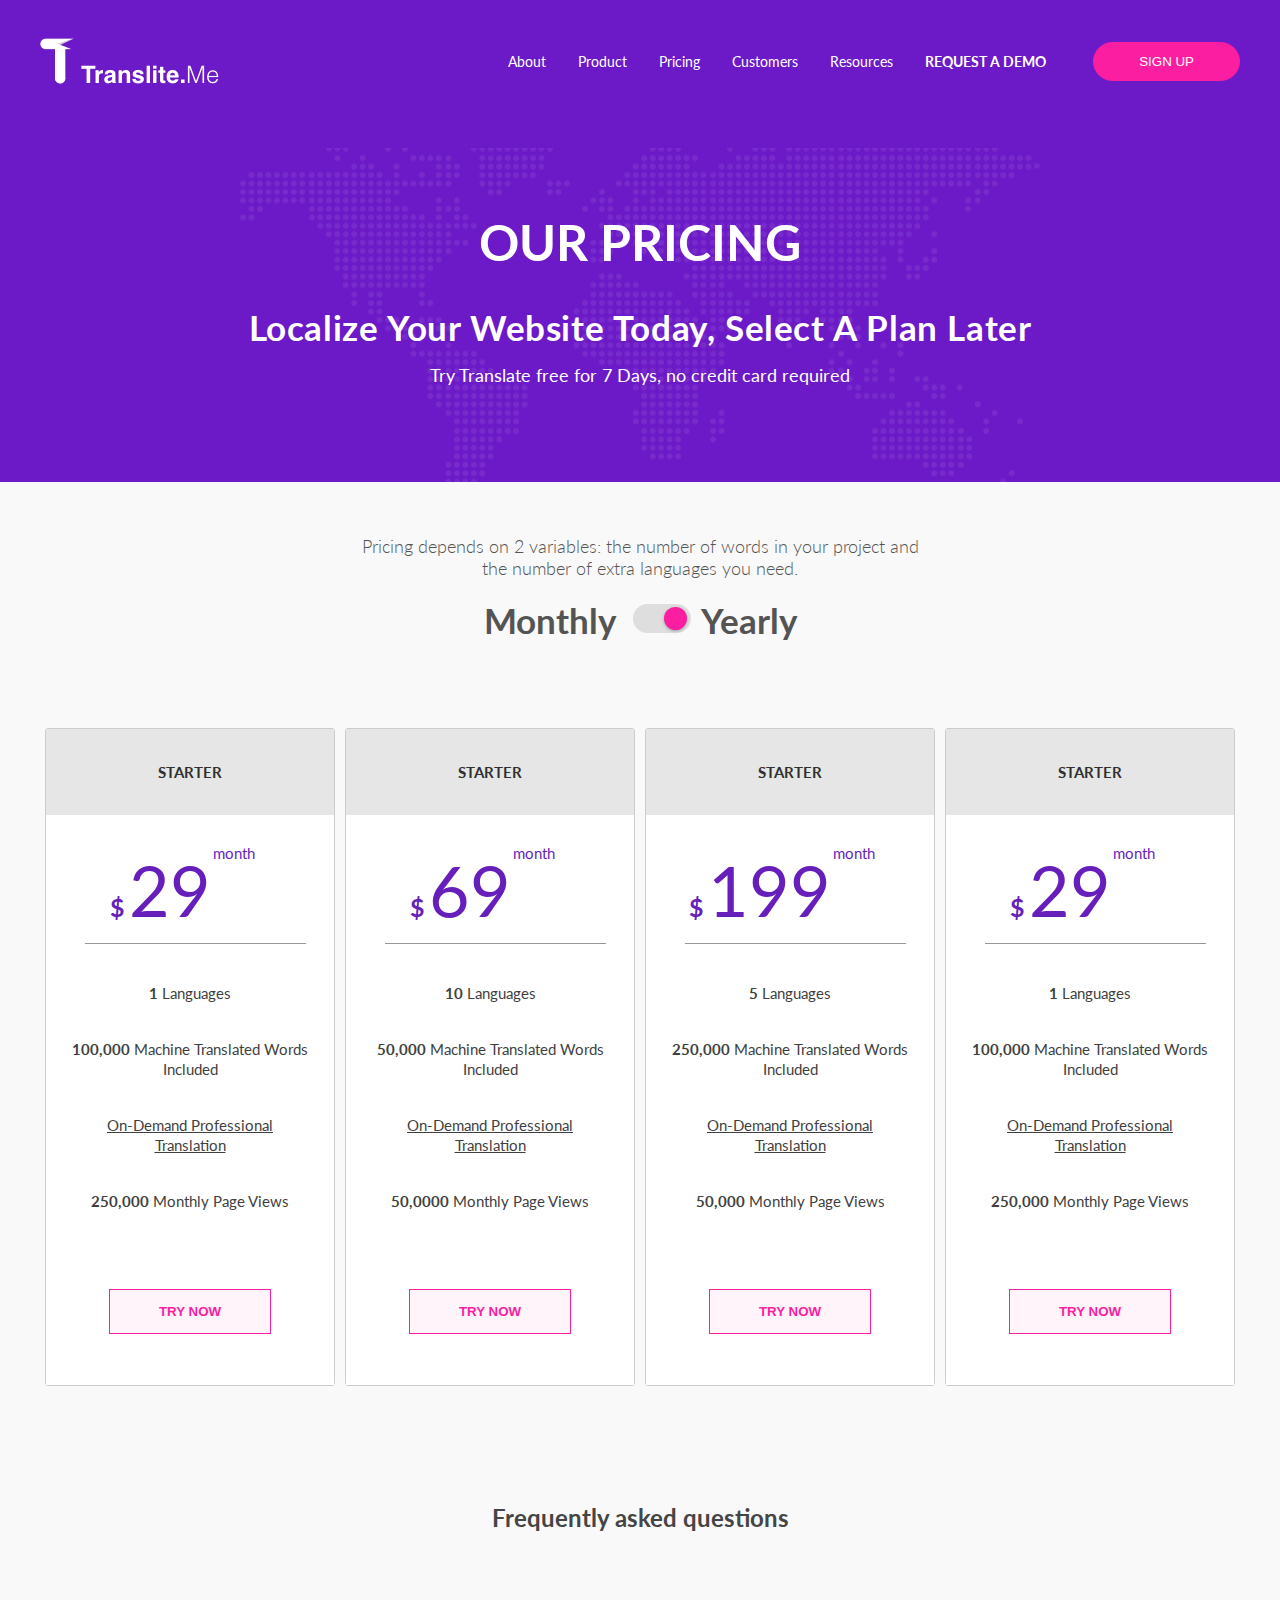
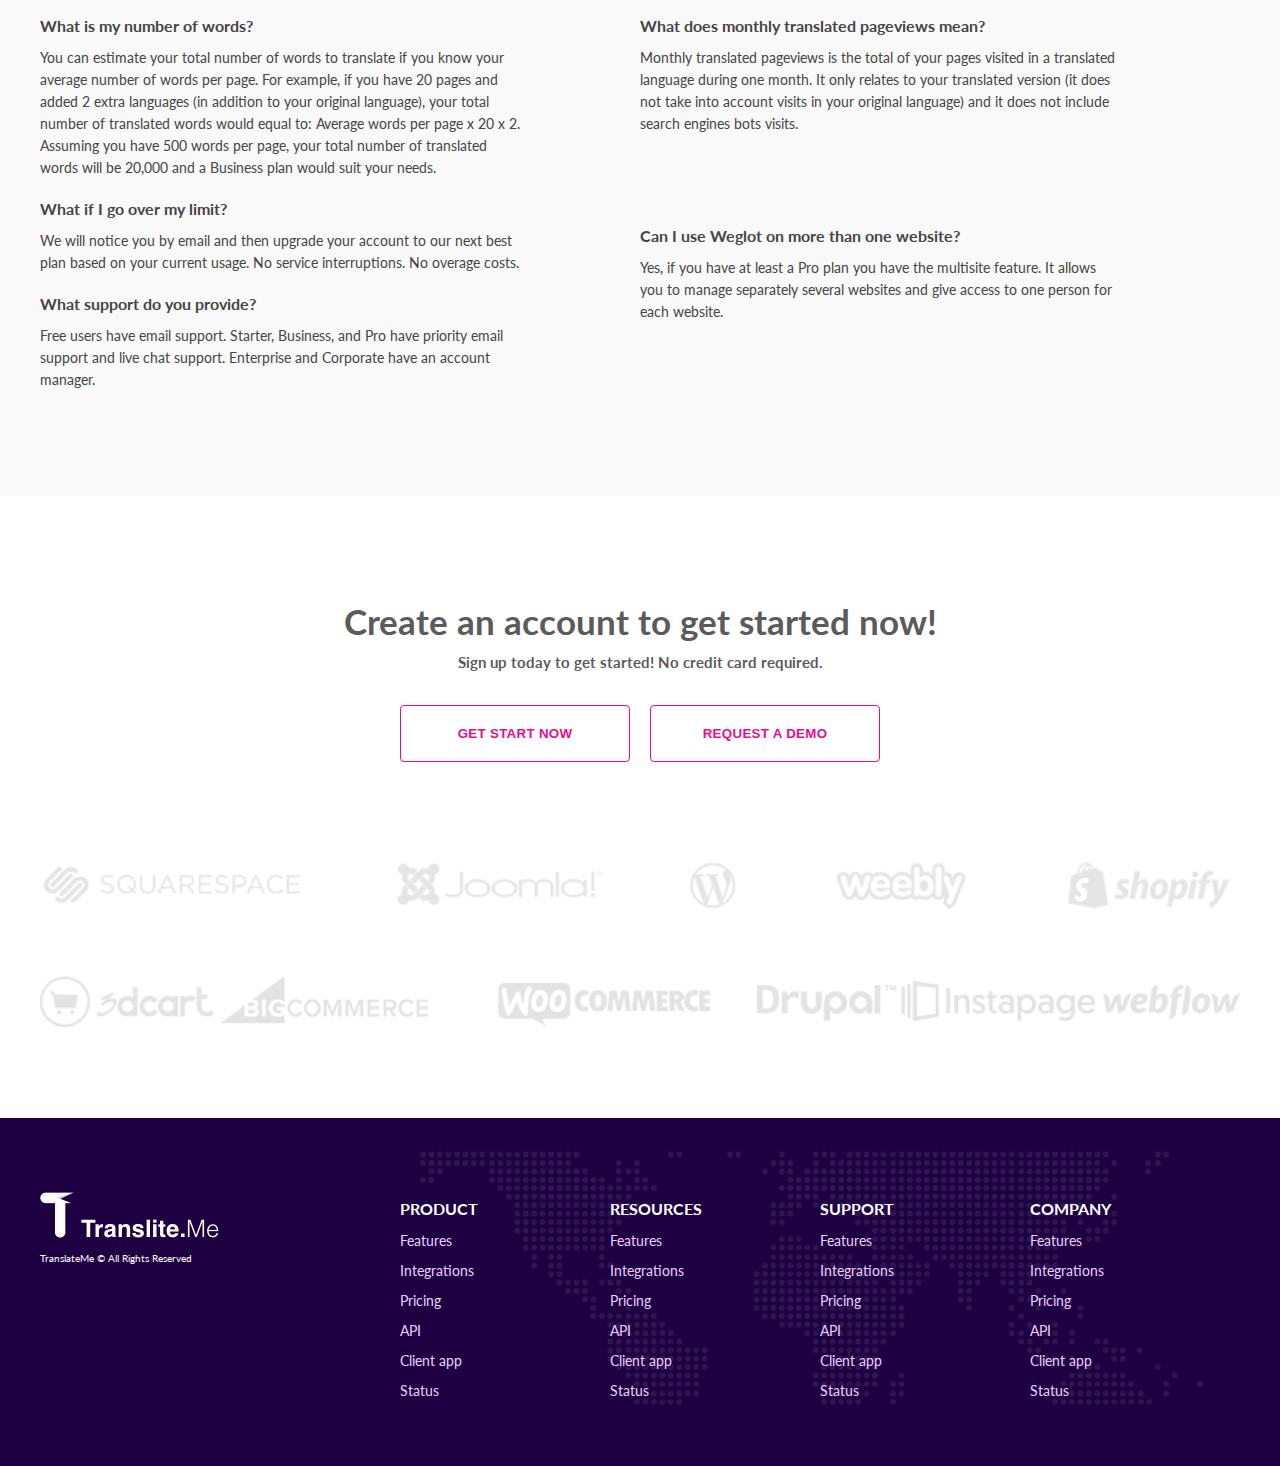
<file: pricing.html>
<!DOCTYPE html>
<html lang="en">
  <head>
    <meta charset="UTF-8">
    <meta http-equiv="X-UA-Compatible" content="IE=edge">
    <meta name="viewport" content="width=device-width, initial-scale=1.0">
    <link rel="stylesheet" href="css/index.css">
    <link rel="stylesheet" href="css/pricing.css">
    <link rel="preconnect" href="https://fonts.googleapis.com">
    <link rel="preconnect" href="https://fonts.gstatic.com" crossorigin>
    <link href="https://fonts.googleapis.com/css2?family=Lato:wght@300;400;700&family=Open+Sans:ital,wght@0,300;1,300&display=swap" rel="stylesheet">
    <title>Tl_pricing</title>
  </head>
  <body>
    <div class="ts_color1">
      <header class="ts_head">
        <div class="container">
          <div class="ts_about_head">
            <div class="ts_logo">
              <span>
                <a href="#">
                <img src="images/logo.png" alt="img">
              </a>
              </span>
            </div>
            <div class="logo_right_head">
              <ul>
                <li>
                  <a href="account.html">About</a>
                </li>
                <li>
                  <a href="documentation.html">Product</a>
                </li>
                <li>
                  <a href="pricing.html">Pricing</a>
                </li>
                <li>
                  <a href="features.html">Customers</a>
                </li>
                <li>
                  <a href="platform.html">Resources</a>
                </li>
                <li>
                  <a href="requestdemo.html">REQUEST A DEMO</a>
                </li>
              </ul>
            </div>
            <div class="tl_btn">
              <button>SIGN UP</button>
            </div>
          </div>
        </div>
      </header>
    </div>
    <!--graph page our pricing start here-->
    <div class="pricing">
      <div class="container">
        <div class="tl_pricing_head">
          <h2>OUR PRICING</h2>
          <p>Localize Your Website Today, Select A Plan Later</p>
          <p>Try Translate free for 7 Days, no credit card required</p>
        </div>
      </div>
    </div>
    <!--banner box start here-->
    <div class="pricing_color">
      <div class="container">
        <div class="princing_banner_text">
          <p>Pricing depends on 2 variables: the number of words in your project and <span class="text_tl"> the number of extra languages you need.</span>
          </p>
          <div class="price_month">
            <p>Monthly</p>
            <label class="switch">
              <input type="checkbox" checked>
              <span class="move_button round"></span>
            </label>
            <p>Yearly</p>
          </div>
        </div>
        <!--boxes start here-->
        <div class="pricing_box">
          <ul class="price_box_list">
            <li>
              <div class="price_box_one">
                <h3>STARTER</h3>
                <div class="color_month">
                  <p class="tl_cost">
                    <small>$</small>
                    <span>29 <sup>month</sup>
                    </span>
                  </p>
                  <div class="box_text">
                    <p>
                      <b>1</b> Languages
                    </p>
                    <p>
                      <b>100,000</b> Machine Translated Words Included
                    </p>
                    <p class="text_decration">On-Demand Professional <span class="text_tl"> Translation</span>
                    </p>
                    <p>
                      <b>250,000</b> Monthly Page Views
                    </p>
                    <div class="try_now_btn">
                      <button>TRY NOW</button>
                    </div>
                  </div>
                </div>
              </div>
            </li>
            <li>
              <div class="price_box_one">
                <h3>STARTER</h3>
                <div class="color_month">
                  <p class="tl_cost">
                    <small>$</small>
                    <span>69 <sup>month</sup>
                    </span>
                  </p>
                  <div class="box_text">
                    <p>
                      <b>10</b> Languages
                    </p>
                    <p>
                      <b>50,000</b> Machine Translated Words Included
                    </p>
                    <p class="text_decration">On-Demand Professional <span class="text_tl">Translation</span>
                    </p>
                    <p>
                      <b>50,0000</b> Monthly Page Views
                    </p>
                    <div class="try_now_btn">
                      <button>TRY NOW</button>
                    </div>
                  </div>
                </div>
              </div>
            </li>
            <li>
              <div class="price_box_one">
                <h3>STARTER</h3>
                <div class="color_month">
                  <p class="tl_cost">
                    <small>$</small>
                    <span>199 <sup>month</sup>
                    </span>
                  </p>
                  <div class="box_text">
                    <p>
                      <b>5</b> Languages
                    </p>
                    <p>
                      <b>250,000</b> Machine Translated Words Included
                    </p>
                    <p class="text_decration">On-Demand Professional <span class="text_tl"> Translation</span>
                    </p>
                    <p>
                      <b>50,000</b> Monthly Page Views
                    </p>
                    <div class="try_now_btn">
                      <button>TRY NOW</button>
                    </div>
                  </div>
                </div>
              </div>
            </li>
            <li>
              <div class="price_box_one">
                <h3>STARTER</h3>
                <div class="color_month">
                  <p class="tl_cost">
                    <small>$</small>
                    <span>29 <sup>month</sup>
                    </span>
                  </p>
                  <div class="box_text">
                    <p>
                      <b>1</b> Languages
                    </p>
                    <p>
                      <b>100,000</b> Machine Translated Words Included
                    </p>
                    <p class="text_decration">On-Demand Professional <span class="text_tl">Translation</span>
                    </p>
                    <p>
                      <b>250,000</b> Monthly Page Views
                    </p>
                    <div class="try_now_btn">
                      <button>TRY NOW</button>
                    </div>
                  </div>
                </div>
              </div>
            </li>
          </ul>
        </div>
      </div>
    </div>
    <!--frequenty asked questions-->
    <div class="fq_color">
      <div class="container">
        <div class="fq_head">
          <h1>Frequently asked questions</h1>
          <div class="fq_content_head">
            <div class="fq_left">
              <h3>What is my number of words?</h3>
              <p>You can estimate your total number of words to translate if you know your average number of words per page. For example, if you have 20 pages and added 2 extra languages (in addition to your original language), your total number of translated words would equal to: Average words per page x 20 x 2. Assuming you have 500 words per page, your total number of translated words will be 20,000 and a Business plan would suit your needs.</p>
              <h3>What if I go over my limit?</h3>
              <p>We will notice you by email and then upgrade your account to our next best plan based on your current usage. No service interruptions. No overage costs.</p>
              <h3>What support do you provide?</h3>
              <p>Free users have email support. Starter, Business, and Pro have priority email support and live chat support. Enterprise and Corporate have an account manager.</p>
            </div>
            <div class="fq_right">
              <h3>What does monthly translated pageviews mean?</h3>
              <p>Monthly translated pageviews is the total of your pages visited in a translated language during one month. It only relates to your translated version (it does not take into account visits in your original language) and it does not include search engines bots visits. </p>
              <h2>Can I use Weglot on more than one website?</h2>
              <p>Yes, if you have at least a Pro plan you have the multisite feature. It allows you to manage separately several websites and give access to one person for each website.</p>
            </div>
          </div>
        </div>
      </div>
    </div>
    <!--account start here-->
    <div class="account_head">
      <div class="container">
        <div class="tl_account">
          <h3>Create an account to get started now!</h3>
          <p>Sign up today to get started! No credit card required.</p>
          <div class="account_btn">
            <button>GET START NOW</button>
            <button>REQUEST A DEMO</button>
          </div>
          <div class="tl_img">
            <img src="images/tlimg.png" alt="img">
          </div>
        </div>
      </div>
    </div>
    <!--footer start here-->
    <footer>
      <div class="container">
        <div class="tl_footer">
          <div class="ft_left">
            <div class="ft_logo">
              <span>
                <img src="images/logo.png" alt="img">
              </span>
            </div>
            <p>TranslateMe © All Rights Reserved</p>
            <div>
              <ul class="ft_icon">
                <li>
                  <a href="#">
                    <i class="fa-brands fa-youtube"></i>
                  </a>
                </li>
                <li>
                  <a href="#">
                    <i class="fa-brands fa-facebook"></i>
                  </a>
                </li>
                <li>
                  <a href="#">
                    <i class="fa-brands fa-instagram"></i>
                  </a>
                </li>
                <li>
                  <a href="#">
                    <i class="fa-brands fa-twitter"></i>
                  </a>
                </li>
                <li>
                  <a href="#">
                    <i class="fa-brands fa-linkedin"></i>
                  </a>
                </li>
              </ul>
            </div>
          </div>
          <div class="ft_right">
            <div class="ft_list_head">
              <ul class="ft_list_tl">
                <li>
                  <ul>
                    <li>
                      <a href="#">PRODUCT</a>
                    </li>
                    <li>
                      <a href="#">Features</a>
                    </li>
                    <li>
                      <a href="#"> Integrations</a>
                    </li>
                    <li>
                      <a href="#">Pricing</a>
                    </li>
                    <li>
                      <a href="#"> API</a>
                    </li>
                    <li>
                      <a href="#"> Client app</a>
                    </li>
                    <li>
                      <a href="#"> Status</a>
                    </li>
                  </ul>
                </li>
                <li>
                  <ul>
                    <li>
                      <a href="#">RESOURCES</a>
                    </li>
                    <li>
                      <a href="#">Features</a>
                    </li>
                    <li>
                      <a href="#"> Integrations</a>
                    </li>
                    <li>
                      <a href="#">Pricing</a>
                    </li>
                    <li>
                      <a href="#"> API</a>
                    </li>
                    <li>
                      <a href="#"> Client app</a>
                    </li>
                    <li>
                      <a href="#"> Status</a>
                    </li>
                  </ul>
                </li>
                <li>
                  <ul>
                    <li>
                      <a href="#">SUPPORT</a>
                    </li>
                    <li>
                      <a href="#">Features</a>
                    </li>
                    <li>
                      <a href="#"> Integrations</a>
                    </li>
                    <li>
                      <a href="#">Pricing</a>
                    </li>
                    <li>
                      <a href="#"> API</a>
                    </li>
                    <li>
                      <a href="#"> Client app</a>
                    </li>
                    <li>
                      <a href="#"> Status</a>
                    </li>
                  </ul>
                </li>
                <li>
                  <ul>
                    <li>
                      <a href="#">COMPANY</a>
                    </li>
                    <li>
                      <a href="#">Features</a>
                    </li>
                    <li>
                      <a href="#"> Integrations</a>
                    </li>
                    <li>
                      <a href="#">Pricing</a>
                    </li>
                    <li>
                      <a href="#"> API</a>
                    </li>
                    <li>
                      <a href="#"> Client app</a>
                    </li>
                    <li>
                      <a href="#"> Status</a>
                    </li>
                  </ul>
                </li>
              </ul>
            </div>
          </div>
        </div>
      </div>
    </footer>
  </body>
</html>
</file>
<file: css/index.css>
body {
    position: relative;
      color: #000;
    background-color: #fff;
    font-family: 'Lato', sans-serif;

  }
  
  * {
      padding: 0;
      margin: 0
  }
  
  *,:after,:before {
      box-sizing: border-box
  }
  
  *,:focus {
      outline: 0
  }
  
  img {
      max-width: 100%;
      vertical-align: bottom
  }
  
  a {
      color: #272b3f;
      text-decoration: none;
      display: inline-block
  }
  
  a:focus,a:hover {
      text-decoration: none
  }
  
  ul {
      list-style-type: none
  }
  
  h1,h2,h3,h4,h5,h6,p,ul {
      margin-bottom: 0
  }
  
  .container {
      margin: 0 auto;
      position: relative
  }
  
  @media only screen and (max-width: 992px) {
      .container {
          padding:0 12px
      }
  }
  
  @media(min-width: 992px) {
      .container {
          width:970px
      }
  }
  
  @media only screen and (min-width: 1200px) {
      .container {
          width:1200px
      }
  }
  
  ::-webkit-scrollbar {
      width: 6px;
      height: 6px;
      border-radius: 20px
  }
  
  ::-webkit-scrollbar-button {
      display: none
  }
  
  ::-webkit-scrollbar-track {
      background-color: #ccc
  }
  
  ::-webkit-scrollbar-track-piece {
      background-color: #ccc
  }
  
  ::-webkit-scrollbar-thumb {
      background-color: #2f1dac
  }
  
  ::-webkit-scrollbar-thumb:hover {
      background-color: #2f1dac
  }
  
  ::-webkit-scrollbar-corner {
      display: none
  }
  
  ::-webkit-resizer {
      display: none
  }
  
  .list-inline {
      padding: 0;
      font-size: 0;
      list-style-type: none
  }
  
  .list-inline>li {
      font-size: 14px;
      display: inline-block;
      vertical-align: middle;
      padding: 0 16px
  }
  
  .text-right {
      text-align: right
  }
  
  .text-left {
      text-align: left
  }
  
  .text-center {
      text-align: center
  }

  /* header css start here */
.ts_color{
    background-color: #6c19c7;
}
.ts_head{
   
    position: relative;
    font-size: 0px;
}
span >img{
    display: block;
    cursor: pointer;
}
.logo_right_head{
    font-size: 14px;
    width: 60%;
    display: inline-block;
    text-align: right;
    vertical-align: middle;
}
.logo_right_head >ul >li{
    display: inline-block;
    padding: 0px 14px;
}
.logo_right_head >ul >li >a{
    color: #fff;
}
.ts_about_head{
    width: 100%;
    font-size: 0px;
    padding-top: 38px;
}
.ts_logo{
    width: 25%;
    display: inline-block;
    vertical-align: middle;
}
.tl_btn {
    display: inline-block;
    width: 15%;
    text-align: right;
    vertical-align: middle;
}
.tl_btn >button{
    border: 1px solid#fb1ea0;
    background-color: #fb1ea0;
    border-radius: 26px;
    padding: 11px 45px;
    color: #fff;
    cursor: pointer;
}
.logo_right_head >ul >li:last-child{
    font-weight: bold;
}
/* banner css start here */
.banner_home{
  font-size: 0px;
    position: relative;
}
.tl_ban_head{
    background-image: url(../images/background1.png);
   background-repeat: no-repeat;
   background-position: center;
   margin-top: 83px;
}
.ban_text{
    font-size: 14px;
    text-align: center;
    padding: 77px 0px 10px 0px;
}
.ban_text >h1{
    color: #fff;
    font-size: 36px;
    font-weight: bold;
}
.ban_text >p{
    font-size: 18px;
    color: #fff;
    padding-top: 10px;

}
.text_ico{
    padding: 45px 0px 30px 0px;
}
.text_ico >p{
    display: inline-block;
    color: #fff;
    vertical-align: middle;
    font-weight: bold;
    padding-right: 10px;
}
.youtube{
    display: inline-block;
    vertical-align: middle;
}
.ul_list{
    padding: 74px 0px 6px 0px;
}
.ul_list >li{
    display: inline-block;
    padding: 0px 3px;
    vertical-align: middle;
}
.ul_list >li >input{
    width: 385px;
    height: 45px;
    border: none;
    border-radius: 3px;
    padding: 15px 0px 14px 22px;
}
.ul_list >li >select{
    width: 180px;
    height: 45px;
    padding: 15px 0px 14px 19px;
    border-radius: 3px;
}
.ul_list >li >button{
    width: 180px;
    height: 45px;
    border: none;
    background-color: #fb1ea0;
    color: #fff;
    font-size: 14px;
    font-weight: bold;
    border-radius: 3px;
    cursor: pointer;
}
.bann_ico_text{
    color: #d1a8ff;
    font-size: 10px;
    
}
/* how to work css */
.work_head{
    position: relative;
    font-size: 0px;
    background-color: #f9f9f9;
}
.tl_work_head{
    font-size: 14px;
    padding: 56px 0px 72px 0px;
}
.tl_work_head >h2{
    font-size: 35px;
    text-align: center;
    color: #5b5b5b;
    font-weight: bold;
}
.tl_work_head >p{
    text-align: center;
    color: #5b5b5b;
    font-size: 15px;
  
    padding: 18px 0px 54px 0px;
}
/* box css start here */
.tl_box_img{
    width: 100%;
    font-size: 0px;
}
.tl_box_img >li{
    width: 33.33%;
    display: inline-block;
    font-size: 14px;
    text-align: center;
    vertical-align: top;
}
.box_img >p:nth-child(2){
    padding: 17px 0px 14px 0px;
    font-size: 18px;
    color: #8e3fce;
    font-weight: bold;
   
}
.box_img >p:last-child{
    color: #5b5b5b;
    font-size: 15px;
    
    line-height: 1.53;
}
.text_tl{
    display: block;
}
/* our solutions css  */
.tl_our_head{
    position: relative;
    font-size: 0px;
    box-shadow: 0 2px 3px 0 rgb(0 0 0 / 10%);
    background-color: #fff; 
}
.our_sol_head{
    padding: 58px 0px 86px 0px;
    font-size: 14px;
}
.our_sol_head >h2{
    font-size: 35px;
    font-weight: bold;
    color: #5b5b5b;
    text-align: center;
}
.our_sol_head >p{
    font-size: 15px;
    color:#5b5b5b ;
    line-height: 1.67;
    text-align: center;
padding: 20px 0px 34px 0px;
}
.color_tl{
    color: #7700c8;
}

/* circle css  */
.circle_head{
    
}
.circle_img >p:nth-child(2){
    padding: 32px 0px 14px 0px;
    font-size: 18px;
    color: #8e3fce;
    font-weight: bold;
}
.circle_img >p:last-child{
    color: #5b5b5b;
    font-size: 15px;
 
    line-height: 1.53;
}
.contact_tl{
    text-align: center;
    padding-top: 81px;
}
.contact_tl >a{
  background-color: #e90d8f;
    border: 1px solid #e90d8f;
    width: 240px;
    color: #fff;
    padding: 17px 35px;
    border-radius: 3px;
   
}
/* why translite css */
.why_translite{
    position: relative;
    font-size: 0px;
    background-color: #f9f9f9;
}
.why_tl_head{
    font-size: 14px;
    padding-top: 70px;
}
.why_tl_head >h2{
    font-size: 35px;
    text-align: center;
    padding-bottom: 110px;
    color: #5b5b5b;
}
.text_img_tl{
    width: 100%;
    font-size: 0px;
  padding-bottom: 106px;
}
.why_text{
    width: 50%;
    display: inline-block;
    font-size: 14px;
    vertical-align: middle;
  
}
.why_img{
    width: 50%;
    display: inline-block;
    vertical-align: middle;
}
.why_text >h2{
    font-size: 20px;
    color: #470298;
    font-weight: bold;
    padding-bottom: 13px;
}
.why_text >p{
    color: #5b5b5b;
    text-align: justify;
    font-size: 15px;
    line-height: 1.67;
    max-width: 85%;
}
/* carusol css start here */
.walmart_head >h2{
    text-align: center;
    font-size: 35px;
    font-weight: bold;
    padding-top: 63px;
    color: #5b5b5b;
}
.walmart_logo >span >img{
   margin: 0px auto;
   padding: 40px 0px 50px 0px ;
   max-width: 168px;
}
.carusol_text >p{
    color: #5b5b5b;
    font-size: 15px;
    line-height: 1.67;
   
    text-align: center;
}
.person_logo{
    display: block;
    width: 100%;
    height: auto;
}
.person_logo >span >img{
    margin: 0px auto;
    padding-top: 30px;
}
.nishal{
    text-align: center;
}
.nishal >p{
    padding: 4px 0px;
  
}
.wal_color{
    color: #ee008f;
}
.carousal{
    background-color: #fffbef;
}
/* account css start here */
.account_head{
    position: relative;
    font-size: 0px;
}
.tl_account{
    font-size: 14px;
    padding: 104px 0px 91px 0px;
    text-align: center;
}
.tl_account >h3{
    font-size: 35px;
    color: #5b5b5b;
    font-weight: bold;
    padding-bottom: 11px;
}
.tl_account >p{
    font-size: 15px;
    font-weight: bold;
    color: #5b5b5b;
    padding-bottom: 34px;
}
.account_btn >button{
    display: inline-block;
    width: 230px;
    border: 1px solid #e90d8f;
    color: #e90d8f;
    padding: 20px;
    font-weight: bold;
    background-color: #fff;
    letter-spacing: 0.3px;
    margin: 0px 8px;
    border-radius: 4px;
    cursor: pointer;
}
.account_btn >button:hover{
    background-color: #e90d8f;
    color: #fff;
    font-weight: bold;
}
.tl_img{
    padding-top: 100px;
}
/* footer css */
footer{
    position: relative;
    font-size: 0px;
    background-color: #1e0042;
}
.tl_footer{
    position: relative;
    font-size: 0px ;
    width: 100%;
    padding: 31px 0px 60px 0px;
}
.ft_left{
    display: inline-block;
    width: 30%;
    font-size: 14px;
    vertical-align: top;
    padding-top: 43px;
}
.ft_right{
    display: inline-block;
    width: 70%;
    font-size: 14px;
    background-image: url(../images/background1.png);
    background-repeat:no-repeat;
    background-position:center ;
    vertical-align: top;
}
.ft_logo >span >img{
    display: block;
}
.ft_left >p{
    color: #fff;
    font-size: 10px;
    padding-top: 14px;
}
.ft_icon >li >a{
    color: #fff;
}
.ft_icon{
    padding-top: 26px;
}
.ft_icon >li{
    display: inline-block;
    padding: 0px 8px;
    font-size: 18px;
}

.ft_list_tl >li >ul >li >a{
    color: #edceff;
    line-height: 2.14;
}
.ft_list_tl >li >ul >li >a:hover{
    text-decoration: underline #edceff;
}
.ft_list_tl{
    font-size: 0px;
    width: 100%;
}
.ft_list_tl >li{
    display: inline-block;
    font-size: 14px;
    width: 25%;
}
.ft_list_head{
    padding-top: 43px;
}
.ft_list_tl >li >ul >li:first-child >a{
   font-weight: bold;
   color: #fff;
    font-size: 16px;
}

input, select, textarea{
    font-family: inherit;
}
@media (max-width:768px){
    span >img{
        margin: 0px auto;
        display: block;
    }
    .tl_ban_head{
        margin-top: 0px;
    }
    .ts_logo{
        width: 100%;
    }
    .ban_text{
        width: 100%;
    }
    .ul_list >li{
        width: 50%;
        display: inline-block;
        padding-bottom: 20px;
    }
    .ul_list{
        text-align: center; 
        font-size: 0px;
    }
    .ul_list >li >input{
        width: 100%;
    }
    .tl_box_img >li{
        width: 100%;
    }
    .text_img_tl, .why_text{
        width: 100%;
        display: block;
        padding: 0px 0px 18px 12px;
    }
    .why_img{
        width: 100%;
        padding-bottom: 15px;
    }
    .carousal{
        width: 100%;
    }
    .account_btn >button{
        margin: 10px 0px;
    }
    .ft_logo{
        text-align: center;
        width: 100%;
        display: block;
    }
   .ft_logo >span >img{
    margin: 0px auto;
   }
    .ft_left{
      width: 100%;
      text-align: center;
        
    }
    .logo_right_head{
        display: none;
    }
    .tl_btn{
        display: none;
    }
    
    .ft_icon{
        width: 100%;
        display: inline-block;
    }
    .ft_list_tl >li{
        width: 50%;
        padding-left: 40px;
    }
    .ft_right{
        width: 100%;
    }
}
</file>
<file: css/pricing.css>
.pricing{
    width: 100%;
    background-color: #6c19c7;
    background-image: url(../images/background1.png);
    background-repeat: no-repeat;
    background-position: center;
    padding-bottom: 20px;
}
.tl_pricing_head{
    text-align: center;
    padding: 64px 0px 76px 0px;
}
.ts_color1{
    background-color: #6c19c7;
    padding-bottom: 64px;
}
.tl_pricing_head >h2{
    font-size: 50px;
    color: #fff;
    font-weight: bold;
    padding-bottom: 34px;
}
.tl_pricing_head >p:nth-child(2){
    color: #fff;
    font-size: 35px;
    font-weight: bold;
    padding-bottom: 16px;
    letter-spacing: 0.6px;
}
.tl_pricing_head >p:last-child{
    color: #fff;
    font-size: 18px;
}
.princing_banner_text{
    text-align: center;
}
.princing_banner_text >p{
    padding: 53px 0px 20px 0px;
    font-size: 18px;
    font-weight: 300;
    color: #545454;
}
.price_month{
    padding: 0px 0px 87px 0px;
}
.price_month >p{
    display: inline-block;
    font-size: 35px;
    font-weight: bold;
    color: #545454;
   vertical-align: middle;
   padding: 0px 16px;
}
.switch{
    display: inline-block;
    position: relative;
    vertical-align: middle;
    padding: 0px 16px;
}

.move_button{
    position: absolute;
    cursor: pointer;
    top: 0;
    left: 0;
    width: 58px;
    height: 29px;
    right: 0;
    bottom: 0;
    background-color: #dedede;
   border-radius: 26px;
   margin: -7px -3px;
}
.move_button::before{
    position: absolute;
    content: "";
    width: 23px;
    transition: 0.5s;
    height: 23px;
    border-radius: 50%;
    box-shadow: 0 1px 3px 0 rgb(0 0 0 / 28%);
    background-color: #fb1ea0;
    left: 4px;
    bottom: 3px;
   vertical-align: middle;
}
/* box css */
.price_box_one{
    border: 1px solid #ccc;
    margin: 0px 5px;
    border-radius: 3px;
}
.price_box_one >h3{
    background-color: #e6e6e6;
    padding: 34px 0px;
    text-align: center;
    font-size: 15px;
    color: #303030;
    font-weight: bold;
}
.color_month >p{
    color: #661fba;
    text-align: center;
}
.tl_cost >small{
    font-size: 25px;
   font-weight: bold;
}
.tl_cost >span >sup{
    font-size: 15px;
    top: -34px;
    position: relative;
    right: 16px;
}
.tl_cost >span{
   
    font-size: 70px;
}
.tl_cost{
    
    padding: 33px 0px; 
    position: relative;
}
.tl_cost::after{
    width: 221px;
    height: 1px;
    position: absolute;
    content: "";
    left: 39px;
    margin: 95px 0px;
    background: #979797;
}

.box_text{
    text-align: center;
}
.box_text >p{
    padding: 18px 20px;
    color: #3f3f3f;
    font-size: 15px;
    line-height: 20px;
}
.try_now_btn >button{
    border: 1px solid #fb1ea0;
    color: #fb1ea0;
    background-color: #fff4fa;
    padding: 14px 49px;
    margin:60px 0px 51px 0px;
    cursor: pointer;
    font-weight: bold;
}
.try_now_btn >button:hover{
    background-color: #fb1ea0;
    color: #fff;
}
.price_box_list{
    width: 100%;
    font-size: 0px;
  
}
.price_box_list >li{
    width: 25%;
    display: inline-block;
    font-size: 14px;
}
.text_decration{
    text-decoration: underline;
}
.pricing_color{
    background-color: #f9f9f9;
}
.color_month{
    background-color: #fff;
}
.price_box_list>li:hover{
    transition: 0.2s ease-in;
    cursor: pointer;
  
    box-shadow: 0px 45px 60px 0px rgb(0 0 0 / 9%);
}
/* frequently css */
.fq_head{
    padding: 117px 0px 85px 0px;
}
.fq_head >h1{
    text-align: center;
    font-size: 24px;
    color: #454545;
}
.fq_content_head{
    width: 100%;
    font-size: 0px;
    position: relative;
}
.fq_left, .fq_right{
    display: inline-block;
    width: 50%;
    font-size: 14px;
    padding-top: 84px;
    vertical-align: top;
}
.fq_left >h3{
    font-size: 16px;
    color: #454545;
    font-weight: bold;
    padding-bottom: 12px;
}
.fq_left >p{
    font-size: 14px;
    line-height: 1.57;
    color: #454545;
    padding-bottom: 20px;
    max-width: 80%;
}

.fq_right >h3{
    font-size: 16px;
    color: #454545;
    font-weight: bold;
    padding-bottom: 12px;
}
.fq_right >p{
    font-size: 14px;
    line-height: 1.57;
    color: #454545;
    padding-bottom: 20px;
    max-width: 80%;
}
.fq_right >h2{
    font-size: 16px;
    color: #454545;
    font-weight: bold;
    padding: 71px 0px 12px 0px;
}
.fq_color{
    background-color: #f9f9f9;
}
/* button hover effects */

.pricing_box> ul >li:hover .price_box_one > h3 {
    background-color: #661fba;
    color: #fff;
}

.pricing_box> ul >li:hover .try_now_btn >button {
    background-color: #fb1ea0;
    color: #fff;
}

/* button rotate */
.switch > input:checked +.move_button:before{
    transform: translateX(27px);
    transition: 0.5s;
}
</file>
